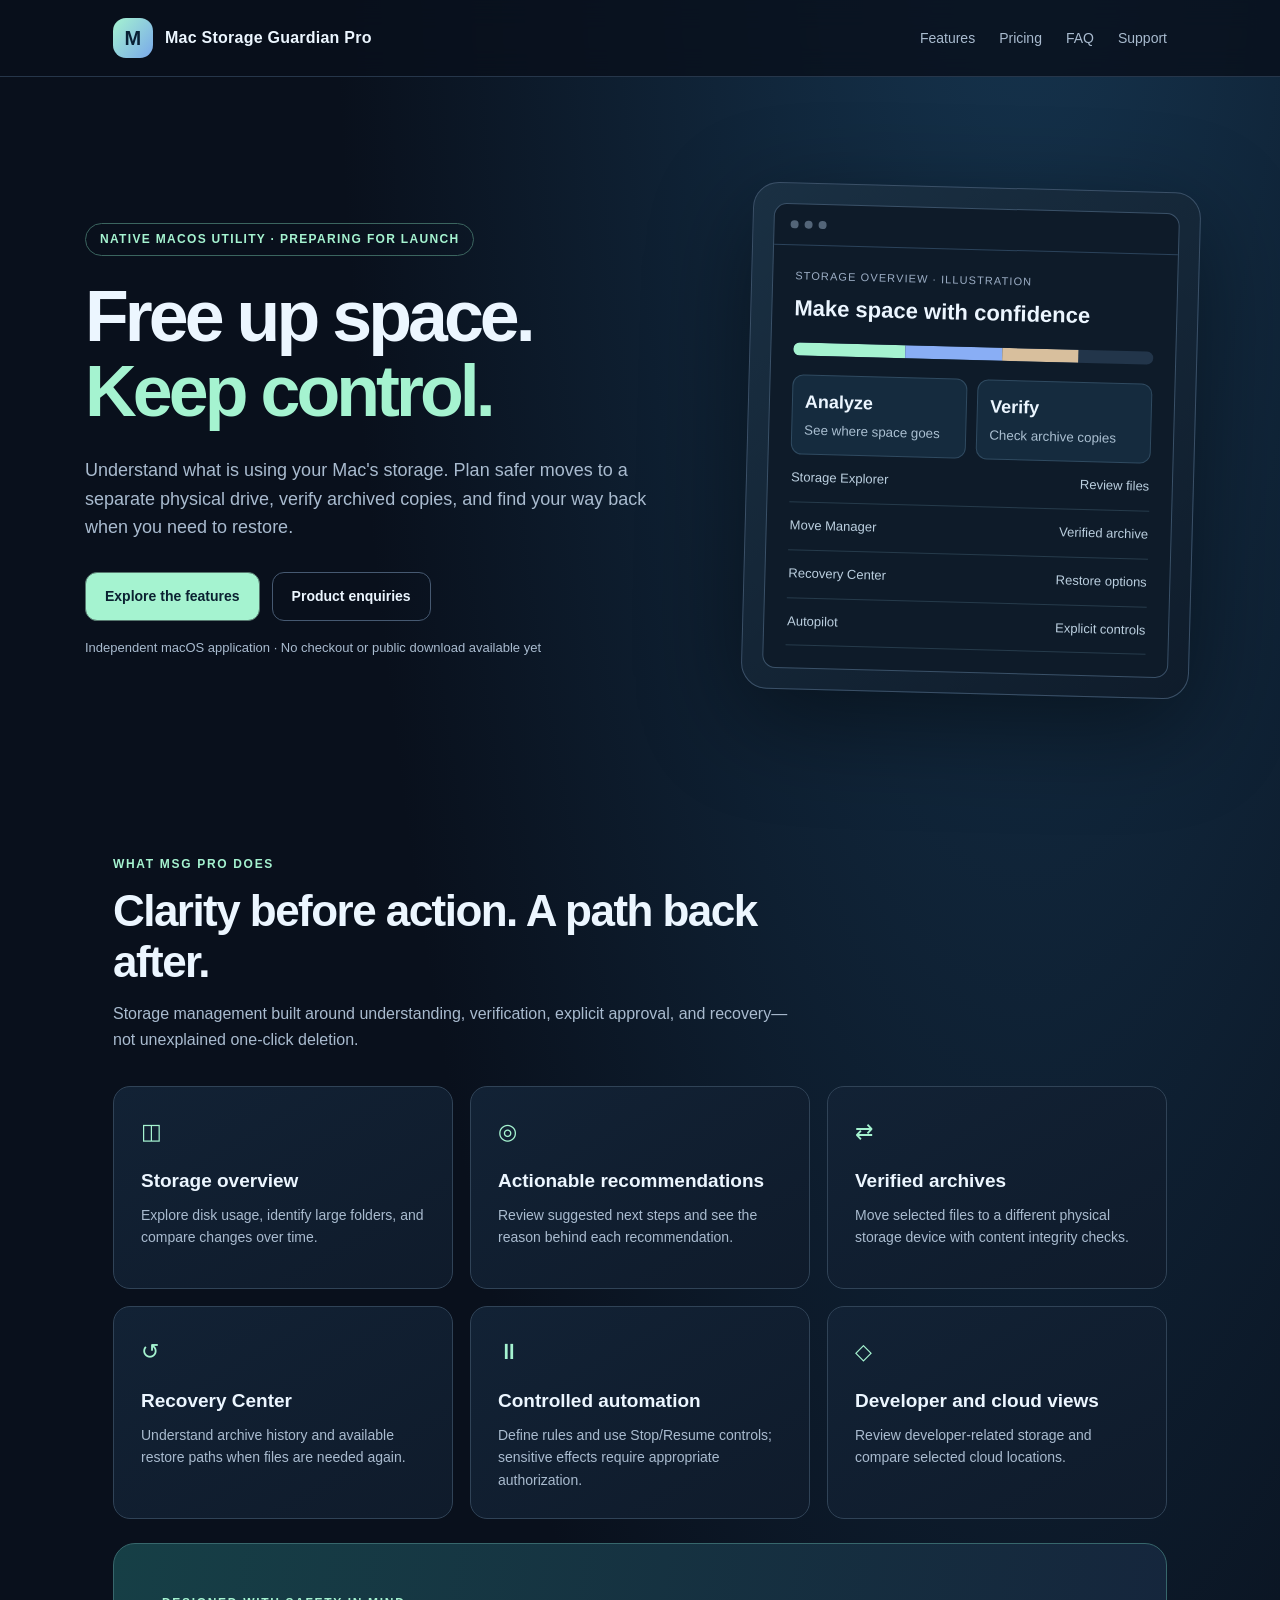
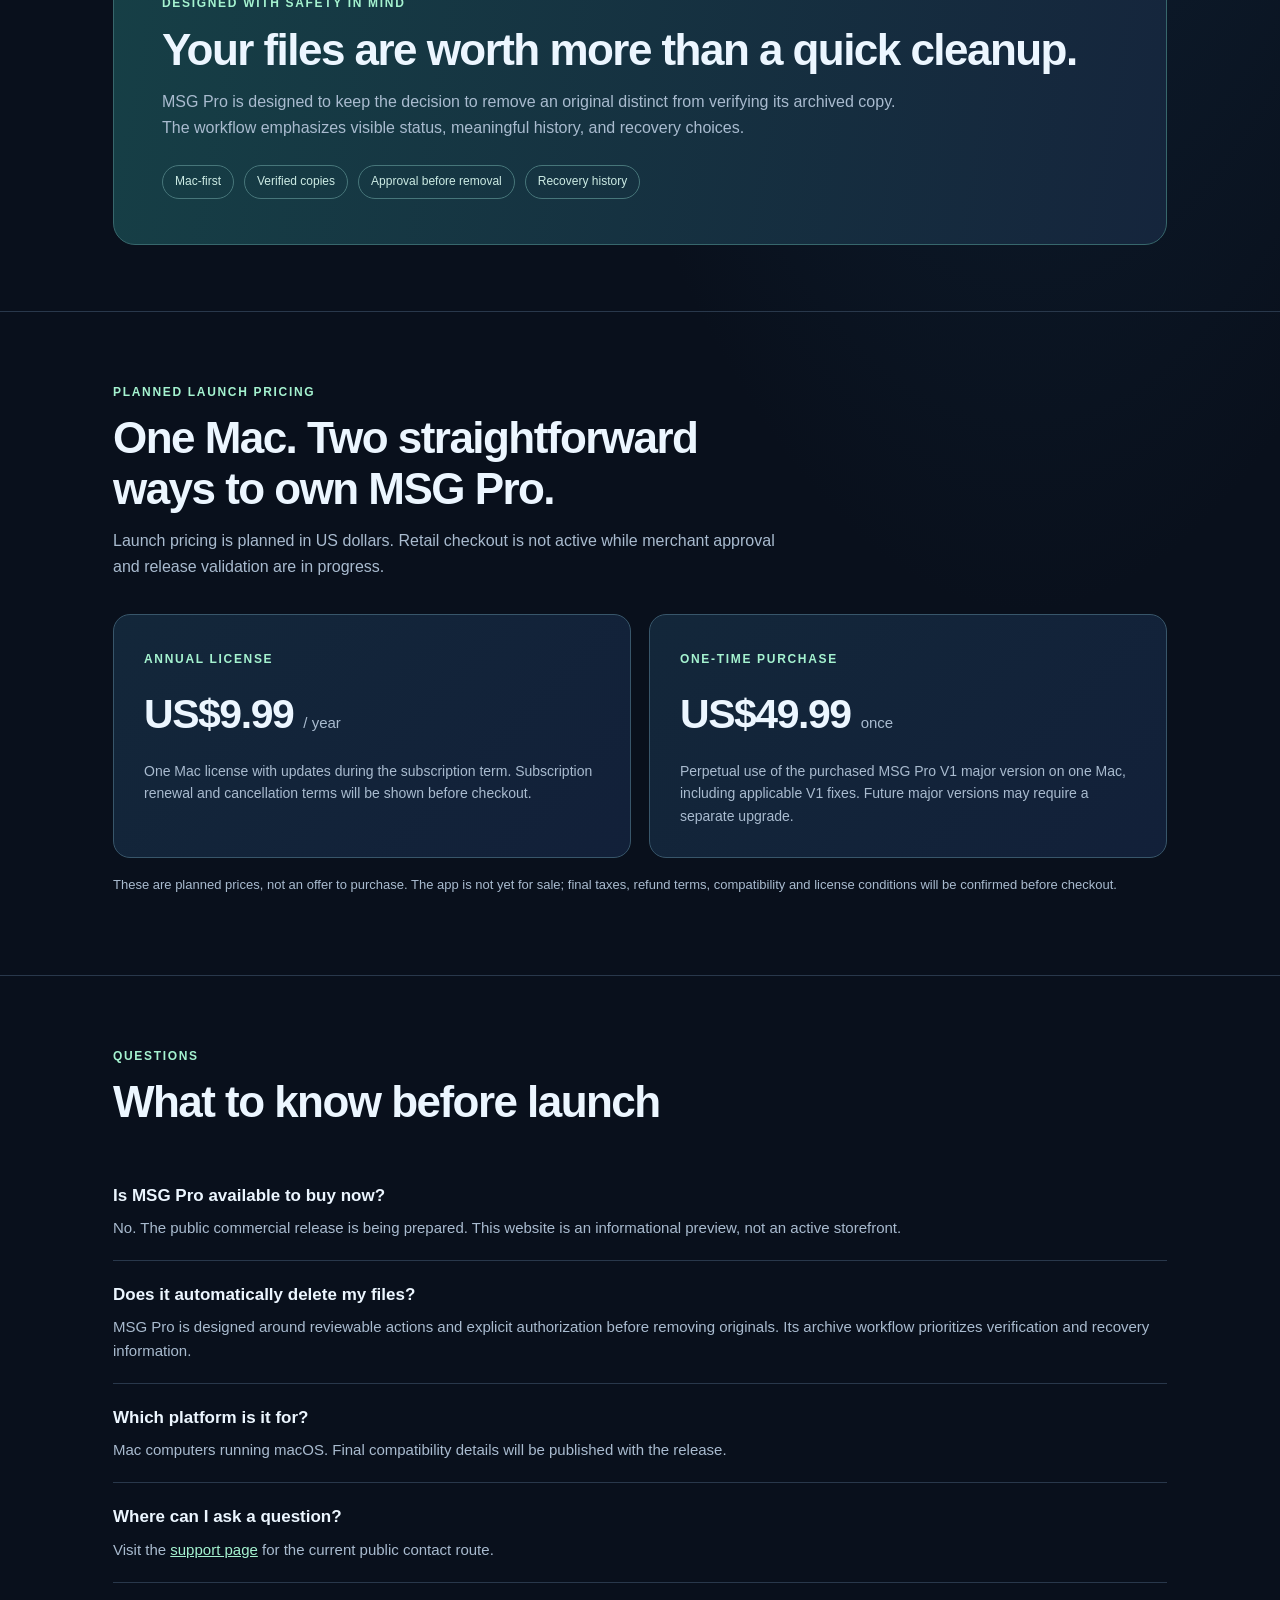
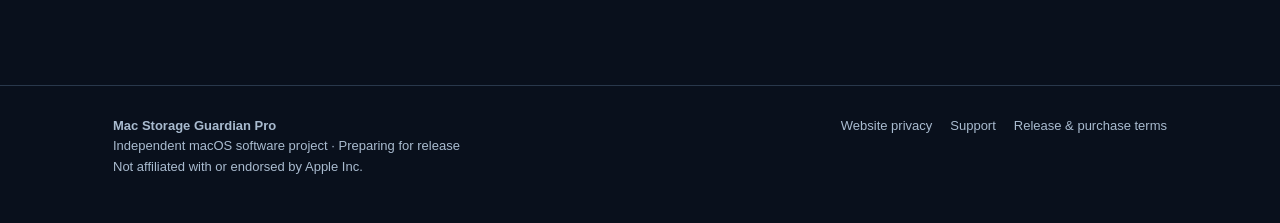
<file: index.html>
<!doctype html>
<html lang="en">
<head><meta charset="utf-8"><meta name="viewport" content="width=device-width,initial-scale=1">
<meta name="description" content="Mac Storage Guardian Pro helps you understand your Mac's storage, prepare verified archives on a separate drive, and restore files with a clear history. Preparing for launch.">
<meta name="theme-color" content="#09101c"><title>Mac Storage Guardian Pro — Take control of your Mac storage</title>
<link rel="canonical" href="https://ewardlee.github.io/msg-pro-site/"><link rel="stylesheet" href="style.css"></head>
<body><header><div class="shell nav"><a class="brand" href="./"><span class="mark">M</span>Mac Storage Guardian Pro</a><nav class="navlinks" aria-label="Site navigation"><a href="#features">Features</a><a href="#pricing">Pricing</a><a href="#questions">FAQ</a><a href="support.html">Support</a></nav></div></header>
<main>
<div class="shell hero"><div><span class="eyebrow">Native macOS utility · Preparing for launch</span>
<h1>Free up space.<br><span class="accent">Keep control.</span></h1>
<p>Understand what is using your Mac's storage. Plan safer moves to a separate physical drive, verify archived copies, and find your way back when you need to restore.</p>
<div class="actions"><a class="btn" href="#features">Explore the features</a><a class="btn secondary" href="support.html">Product enquiries</a></div>
<div class="small">Independent macOS application · No checkout or public download available yet</div></div>
<div class="device" role="img" aria-label="Illustrative storage dashboard, not a screenshot of the application">
<div class="window"><div class="windowhead"><span class="dot"></span><span class="dot"></span><span class="dot"></span></div>
<div class="windowbody"><div class="winlabel">Storage overview · illustration</div><div class="wintitle">Make space with confidence</div>
<div class="meter"><span></span><span></span><span></span></div>
<div class="metricrow"><div class="metric"><b>Analyze</b><small>See where space goes</small></div><div class="metric"><b>Verify</b><small>Check archive copies</small></div></div>
<div class="barrow"><span>Storage Explorer</span><span>Review files</span></div>
<div class="barrow"><span>Move Manager</span><span>Verified archive</span></div>
<div class="barrow"><span>Recovery Center</span><span>Restore options</span></div>
<div class="barrow"><span>Autopilot</span><span>Explicit controls</span></div></div></div></div></div>
<section id="features"><div class="shell"><div class="sectionhead"><span class="kicker">What MSG Pro does</span><h2>Clarity before action. A path back after.</h2><p>Storage management built around understanding, verification, explicit approval, and recovery—not unexplained one-click deletion.</p></div>
<div class="cards">
<article class="card"><div class="symbol" aria-hidden="true">◫</div><h3>Storage overview</h3><p>Explore disk usage, identify large folders, and compare changes over time.</p></article>
<article class="card"><div class="symbol" aria-hidden="true">◎</div><h3>Actionable recommendations</h3><p>Review suggested next steps and see the reason behind each recommendation.</p></article>
<article class="card"><div class="symbol" aria-hidden="true">⇄</div><h3>Verified archives</h3><p>Move selected files to a different physical storage device with content integrity checks.</p></article>
<article class="card"><div class="symbol" aria-hidden="true">↺</div><h3>Recovery Center</h3><p>Understand archive history and available restore paths when files are needed again.</p></article>
<article class="card"><div class="symbol" aria-hidden="true">⏸</div><h3>Controlled automation</h3><p>Define rules and use Stop/Resume controls; sensitive effects require appropriate authorization.</p></article>
<article class="card"><div class="symbol" aria-hidden="true">◇</div><h3>Developer and cloud views</h3><p>Review developer-related storage and compare selected cloud locations.</p></article>
</div>
<div class="callout"><span class="kicker">Designed with safety in mind</span><h2>Your files are worth more than a quick cleanup.</h2><p>MSG Pro is designed to keep the decision to remove an original distinct from verifying its archived copy. The workflow emphasizes visible status, meaningful history, and recovery choices.</p><div class="tags"><span class="tag">Mac-first</span><span class="tag">Verified copies</span><span class="tag">Approval before removal</span><span class="tag">Recovery history</span></div></div>
</div></section>
<section id="pricing" class="pricing-section"><div class="shell"><div class="sectionhead"><span class="kicker">Planned launch pricing</span><h2>One Mac. Two straightforward ways to own MSG Pro.</h2><p>Launch pricing is planned in US dollars. Retail checkout is not active while merchant approval and release validation are in progress.</p></div>
<div class="pricing-grid"><article class="pricing-plan"><span class="kicker">Annual license</span><h3>US$9.99 <small>/ year</small></h3><p>One Mac license with updates during the subscription term. Subscription renewal and cancellation terms will be shown before checkout.</p></article><article class="pricing-plan"><span class="kicker">One-time purchase</span><h3>US$49.99 <small>once</small></h3><p>Perpetual use of the purchased MSG Pro V1 major version on one Mac, including applicable V1 fixes. Future major versions may require a separate upgrade.</p></article></div>
<p class="small">These are planned prices, not an offer to purchase. The app is not yet for sale; final taxes, refund terms, compatibility and license conditions will be confirmed before checkout.</p>
</div></section>
<section id="questions" class="faq"><div class="shell"><div class="sectionhead"><span class="kicker">Questions</span><h2>What to know before launch</h2></div>
<div class="faqitem"><h3>Is MSG Pro available to buy now?</h3><p>No. The public commercial release is being prepared. This website is an informational preview, not an active storefront.</p></div>
<div class="faqitem"><h3>Does it automatically delete my files?</h3><p>MSG Pro is designed around reviewable actions and explicit authorization before removing originals. Its archive workflow prioritizes verification and recovery information.</p></div>
<div class="faqitem"><h3>Which platform is it for?</h3><p>Mac computers running macOS. Final compatibility details will be published with the release.</p></div>
<div class="faqitem"><h3>Where can I ask a question?</h3><p>Visit the <a href="support.html" style="color:var(--accent);text-decoration:underline">support page</a> for the current public contact route.</p></div>
</div></section>
</main>
<footer class="foot"><div class="shell footinner"><div><strong>Mac Storage Guardian Pro</strong><div>Independent macOS software project · Preparing for release<br>Not affiliated with or endorsed by Apple Inc.</div></div><div class="footlinks"><a href="privacy.html">Website privacy</a><a href="support.html">Support</a><a href="terms.html">Release & purchase terms</a></div></div></footer>
</body></html>
</file>
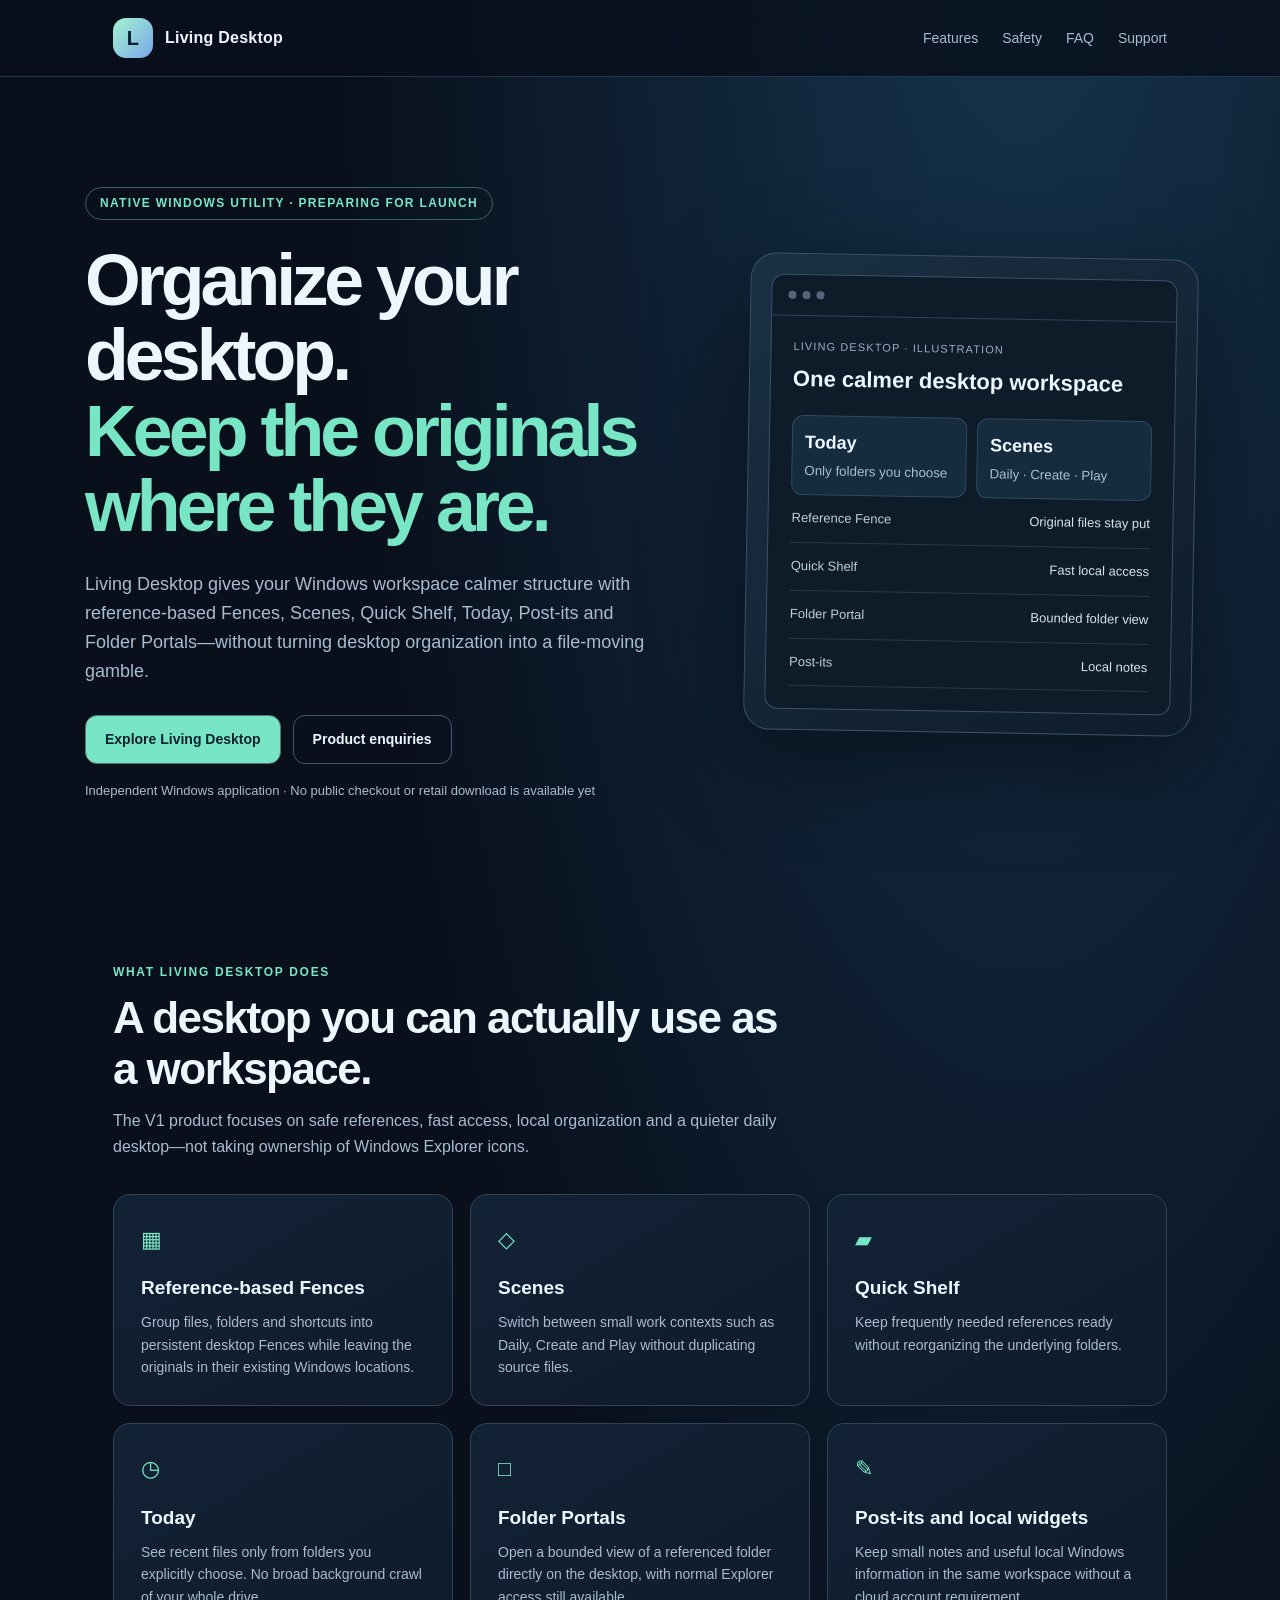
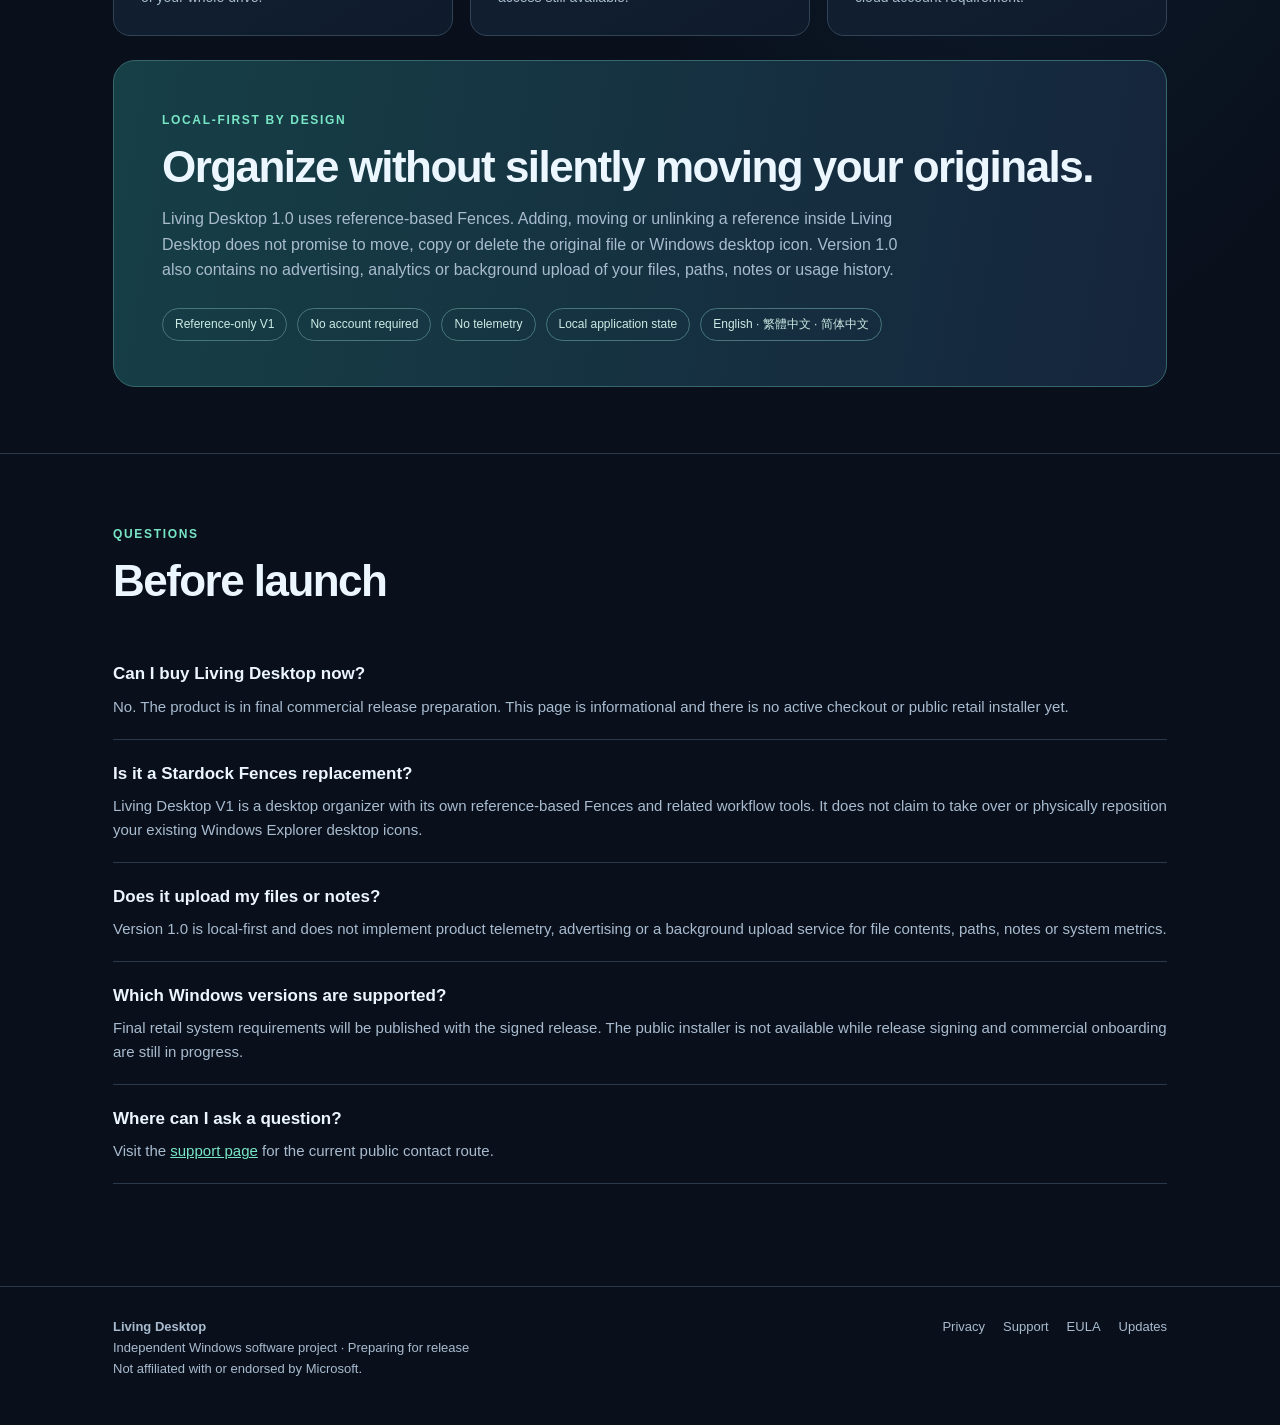
<file: living-desktop/index.html>
<!doctype html>
<html lang="en"><head><meta charset="utf-8"><meta name="viewport" content="width=device-width,initial-scale=1">
<meta name="description" content="Living Desktop is a local-first Windows desktop organizer with reference-based Fences, Scenes, Quick Shelf, Today and Post-its. Preparing for launch.">
<meta name="theme-color" content="#09101c"><title>Living Desktop — Organize your Windows desktop without moving the originals</title>
<link rel="stylesheet" href="style.css"></head><body>
<header><div class="shell nav"><a class="brand" href="./"><span class="mark">L</span>Living Desktop</a><nav class="navlinks" aria-label="Site navigation"><a href="#features">Features</a><a href="#safety">Safety</a><a href="#questions">FAQ</a><a href="support.html">Support</a></nav></div></header>
<main>
<div class="shell hero"><div><span class="eyebrow">Native Windows utility · Preparing for launch</span>
<h1>Organize your desktop.<br><span class="accent">Keep the originals where they are.</span></h1>
<p>Living Desktop gives your Windows workspace calmer structure with reference-based Fences, Scenes, Quick Shelf, Today, Post-its and Folder Portals—without turning desktop organization into a file-moving gamble.</p>
<div class="actions"><a class="btn" href="#features">Explore Living Desktop</a><a class="btn secondary" href="support.html">Product enquiries</a></div>
<div class="small">Independent Windows application · No public checkout or retail download is available yet</div></div>
<div class="device" role="img" aria-label="Illustrative Living Desktop interface">
<div class="window"><div class="windowhead"><span class="dot"></span><span class="dot"></span><span class="dot"></span></div>
<div class="windowbody"><div class="winlabel">Living Desktop · illustration</div><div class="wintitle">One calmer desktop workspace</div>
<div class="metricrow"><div class="metric"><b>Today</b><small>Only folders you choose</small></div><div class="metric"><b>Scenes</b><small>Daily · Create · Play</small></div></div>
<div class="barrow"><span>Reference Fence</span><span>Original files stay put</span></div>
<div class="barrow"><span>Quick Shelf</span><span>Fast local access</span></div>
<div class="barrow"><span>Folder Portal</span><span>Bounded folder view</span></div>
<div class="barrow"><span>Post-its</span><span>Local notes</span></div></div></div></div></div>
<section id="features"><div class="shell"><div class="sectionhead"><span class="kicker">What Living Desktop does</span><h2>A desktop you can actually use as a workspace.</h2><p>The V1 product focuses on safe references, fast access, local organization and a quieter daily desktop—not taking ownership of Windows Explorer icons.</p></div>
<div class="cards">
<article class="card"><div class="symbol">▦</div><h3>Reference-based Fences</h3><p>Group files, folders and shortcuts into persistent desktop Fences while leaving the originals in their existing Windows locations.</p></article>
<article class="card"><div class="symbol">◇</div><h3>Scenes</h3><p>Switch between small work contexts such as Daily, Create and Play without duplicating source files.</p></article>
<article class="card"><div class="symbol">▰</div><h3>Quick Shelf</h3><p>Keep frequently needed references ready without reorganizing the underlying folders.</p></article>
<article class="card"><div class="symbol">◷</div><h3>Today</h3><p>See recent files only from folders you explicitly choose. No broad background crawl of your whole drive.</p></article>
<article class="card"><div class="symbol">□</div><h3>Folder Portals</h3><p>Open a bounded view of a referenced folder directly on the desktop, with normal Explorer access still available.</p></article>
<article class="card"><div class="symbol">✎</div><h3>Post-its and local widgets</h3><p>Keep small notes and useful local Windows information in the same workspace without a cloud account requirement.</p></article>
</div>
<div id="safety" class="callout"><span class="kicker">Local-first by design</span><h2>Organize without silently moving your originals.</h2><p>Living Desktop 1.0 uses reference-based Fences. Adding, moving or unlinking a reference inside Living Desktop does not promise to move, copy or delete the original file or Windows desktop icon. Version 1.0 also contains no advertising, analytics or background upload of your files, paths, notes or usage history.</p>
<div class="tags"><span class="tag">Reference-only V1</span><span class="tag">No account required</span><span class="tag">No telemetry</span><span class="tag">Local application state</span><span class="tag">English · 繁體中文 · 简体中文</span></div></div>
</div></section>
<section id="questions" class="faq"><div class="shell"><div class="sectionhead"><span class="kicker">Questions</span><h2>Before launch</h2></div>
<div class="faqitem"><h3>Can I buy Living Desktop now?</h3><p>No. The product is in final commercial release preparation. This page is informational and there is no active checkout or public retail installer yet.</p></div>
<div class="faqitem"><h3>Is it a Stardock Fences replacement?</h3><p>Living Desktop V1 is a desktop organizer with its own reference-based Fences and related workflow tools. It does not claim to take over or physically reposition your existing Windows Explorer desktop icons.</p></div>
<div class="faqitem"><h3>Does it upload my files or notes?</h3><p>Version 1.0 is local-first and does not implement product telemetry, advertising or a background upload service for file contents, paths, notes or system metrics.</p></div>
<div class="faqitem"><h3>Which Windows versions are supported?</h3><p>Final retail system requirements will be published with the signed release. The public installer is not available while release signing and commercial onboarding are still in progress.</p></div>
<div class="faqitem"><h3>Where can I ask a question?</h3><p>Visit the <a href="support.html" style="color:var(--accent);text-decoration:underline">support page</a> for the current public contact route.</p></div>
</div></section></main>
<footer class="foot"><div class="shell footinner"><div><strong>Living Desktop</strong><div>Independent Windows software project · Preparing for release<br>Not affiliated with or endorsed by Microsoft.</div></div><div class="footlinks"><a href="privacy.html">Privacy</a><a href="support.html">Support</a><a href="terms.html">EULA</a><a href="updates.html">Updates</a></div></div></footer>
</body></html>
</file>
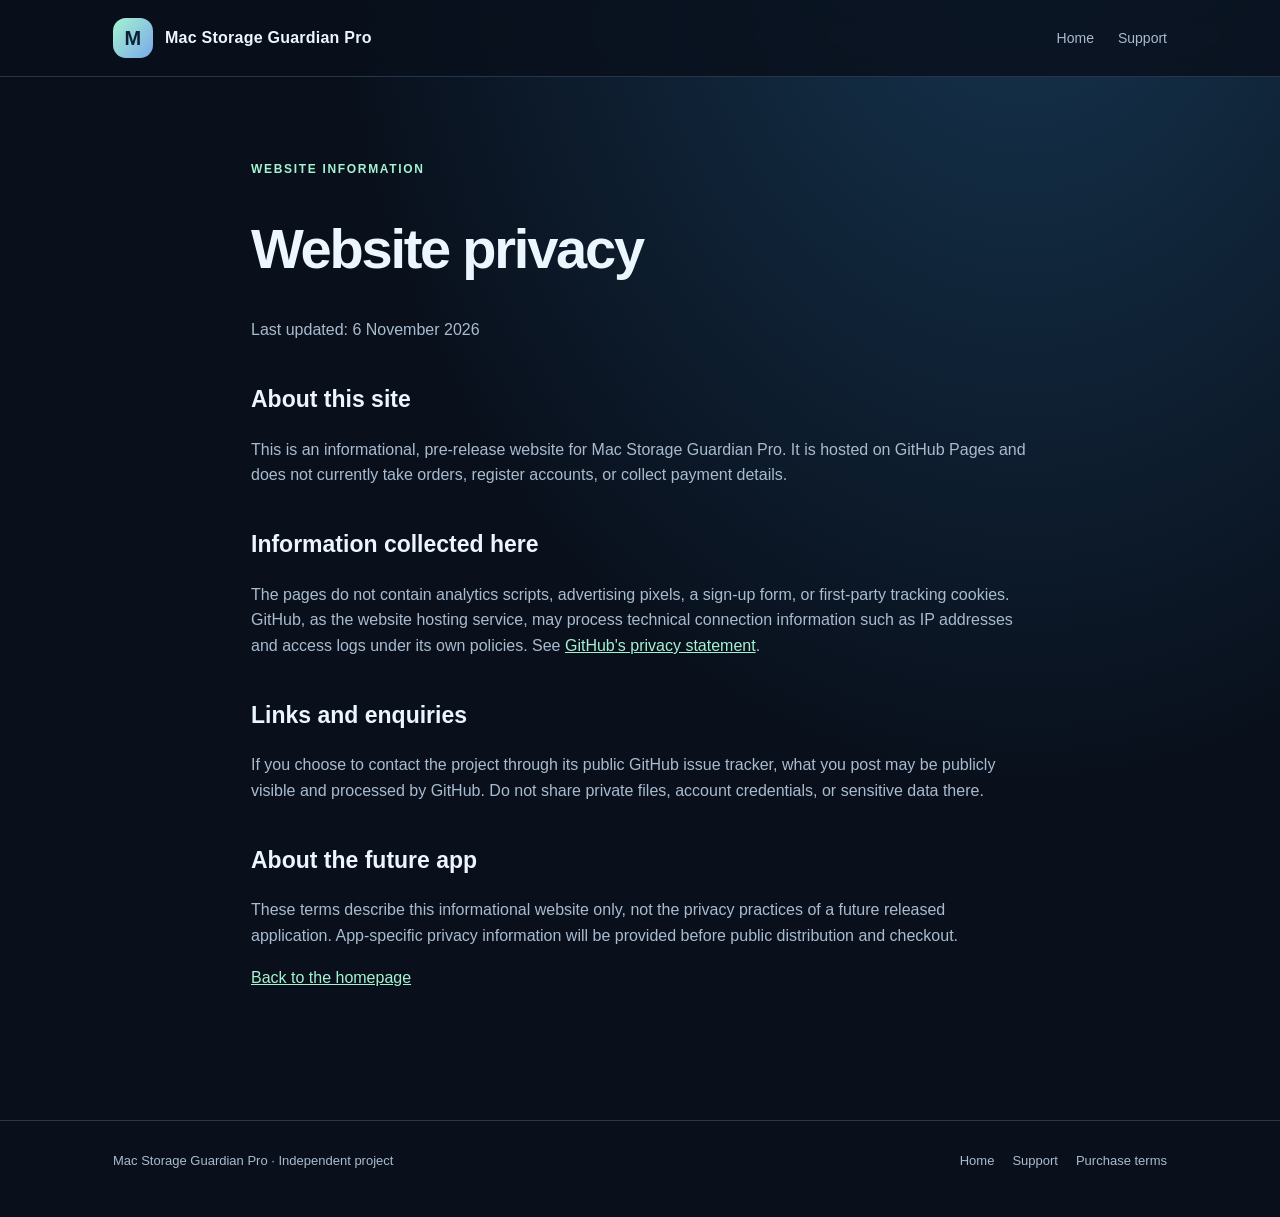
<file: privacy.html>
<!doctype html><html lang="en"><head><meta charset="utf-8"><meta name="viewport" content="width=device-width,initial-scale=1"><title>Website privacy — Mac Storage Guardian Pro</title><link rel="stylesheet" href="style.css"></head><body>
<header><div class="shell nav"><a class="brand" href="./"><span class="mark">M</span>Mac Storage Guardian Pro</a><nav class="navlinks"><a href="./">Home</a><a href="support.html">Support</a></nav></div></header>
<main class="article"><span class="kicker">Website information</span><h1>Website privacy</h1><p>Last updated: 6 November 2026</p>
<h2>About this site</h2><p>This is an informational, pre-release website for Mac Storage Guardian Pro. It is hosted on GitHub Pages and does not currently take orders, register accounts, or collect payment details.</p>
<h2>Information collected here</h2><p>The pages do not contain analytics scripts, advertising pixels, a sign-up form, or first-party tracking cookies. GitHub, as the website hosting service, may process technical connection information such as IP addresses and access logs under its own policies. See <a href="https://docs.github.com/en/site-policy/privacy-policies/github-general-privacy-statement">GitHub's privacy statement</a>.</p>
<h2>Links and enquiries</h2><p>If you choose to contact the project through its public GitHub issue tracker, what you post may be publicly visible and processed by GitHub. Do not share private files, account credentials, or sensitive data there.</p>
<h2>About the future app</h2><p>These terms describe this informational website only, not the privacy practices of a future released application. App-specific privacy information will be provided before public distribution and checkout.</p><p><a href="./">Back to the homepage</a></p></main>
<footer class="foot"><div class="shell footinner"><span>Mac Storage Guardian Pro · Independent project</span><div class="footlinks"><a href="./">Home</a><a href="support.html">Support</a><a href="terms.html">Purchase terms</a></div></div></footer></body></html>
</file>
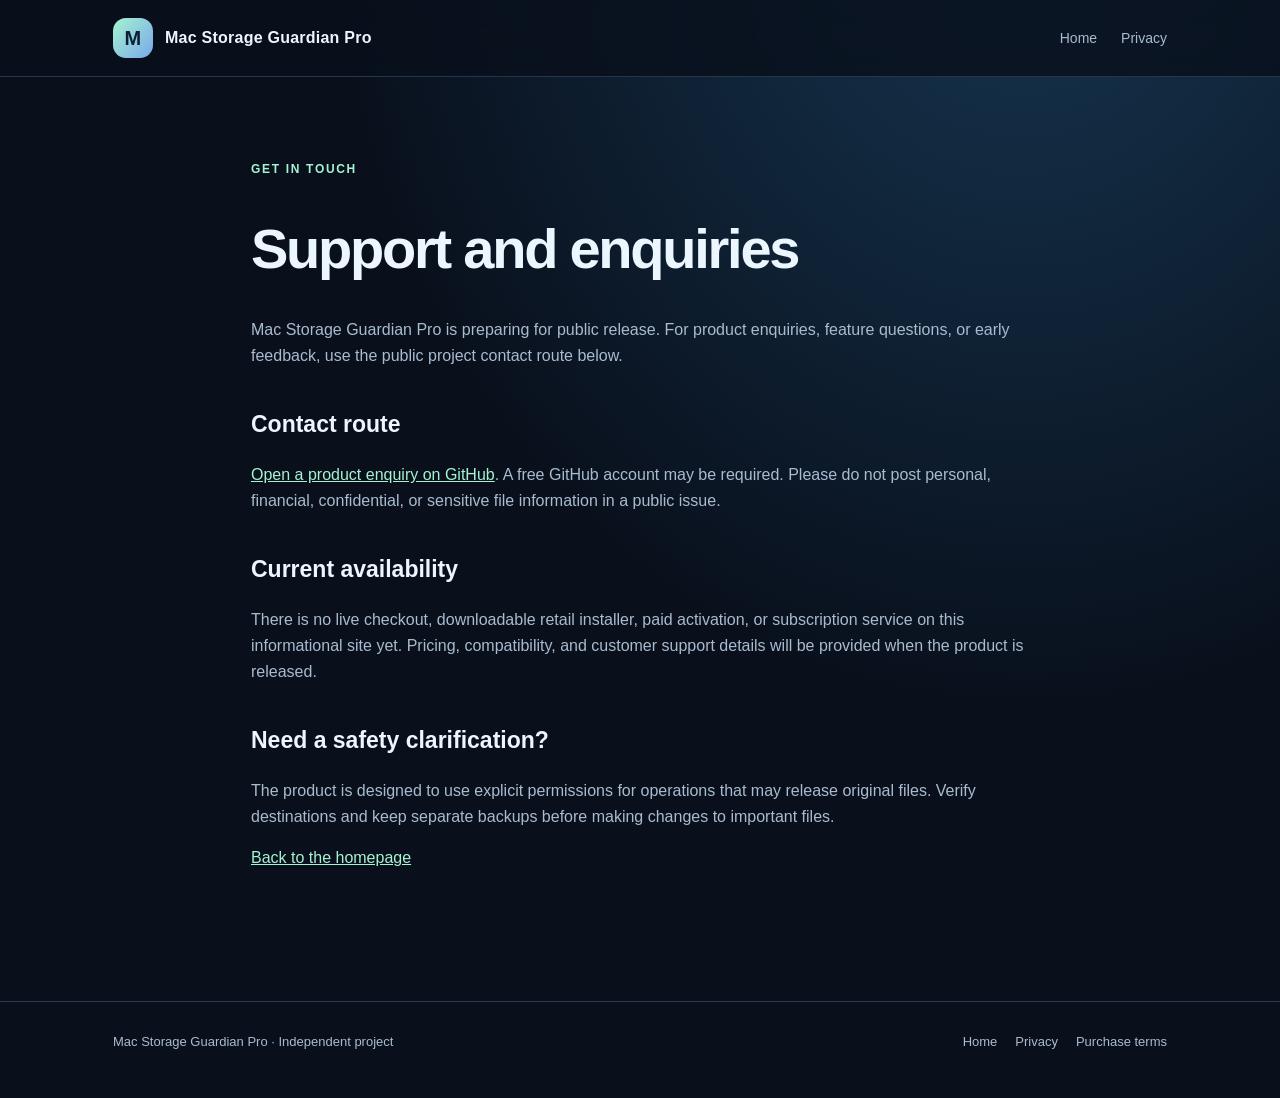
<file: support.html>
<!doctype html><html lang="en"><head><meta charset="utf-8"><meta name="viewport" content="width=device-width,initial-scale=1"><title>Support — Mac Storage Guardian Pro</title><link rel="stylesheet" href="style.css"></head><body>
<header><div class="shell nav"><a class="brand" href="./"><span class="mark">M</span>Mac Storage Guardian Pro</a><nav class="navlinks"><a href="./">Home</a><a href="privacy.html">Privacy</a></nav></div></header>
<main class="article"><span class="kicker">Get in touch</span><h1>Support and enquiries</h1><p>Mac Storage Guardian Pro is preparing for public release. For product enquiries, feature questions, or early feedback, use the public project contact route below.</p>
<h2>Contact route</h2><p><a href="https://github.com/ewardlee/msg-pro-site/issues/new">Open a product enquiry on GitHub</a>. A free GitHub account may be required. Please do not post personal, financial, confidential, or sensitive file information in a public issue.</p>
<h2>Current availability</h2><p>There is no live checkout, downloadable retail installer, paid activation, or subscription service on this informational site yet. Pricing, compatibility, and customer support details will be provided when the product is released.</p>
<h2>Need a safety clarification?</h2><p>The product is designed to use explicit permissions for operations that may release original files. Verify destinations and keep separate backups before making changes to important files.</p><p><a href="./">Back to the homepage</a></p></main>
<footer class="foot"><div class="shell footinner"><span>Mac Storage Guardian Pro · Independent project</span><div class="footlinks"><a href="./">Home</a><a href="privacy.html">Privacy</a><a href="terms.html">Purchase terms</a></div></div></footer></body></html>
</file>
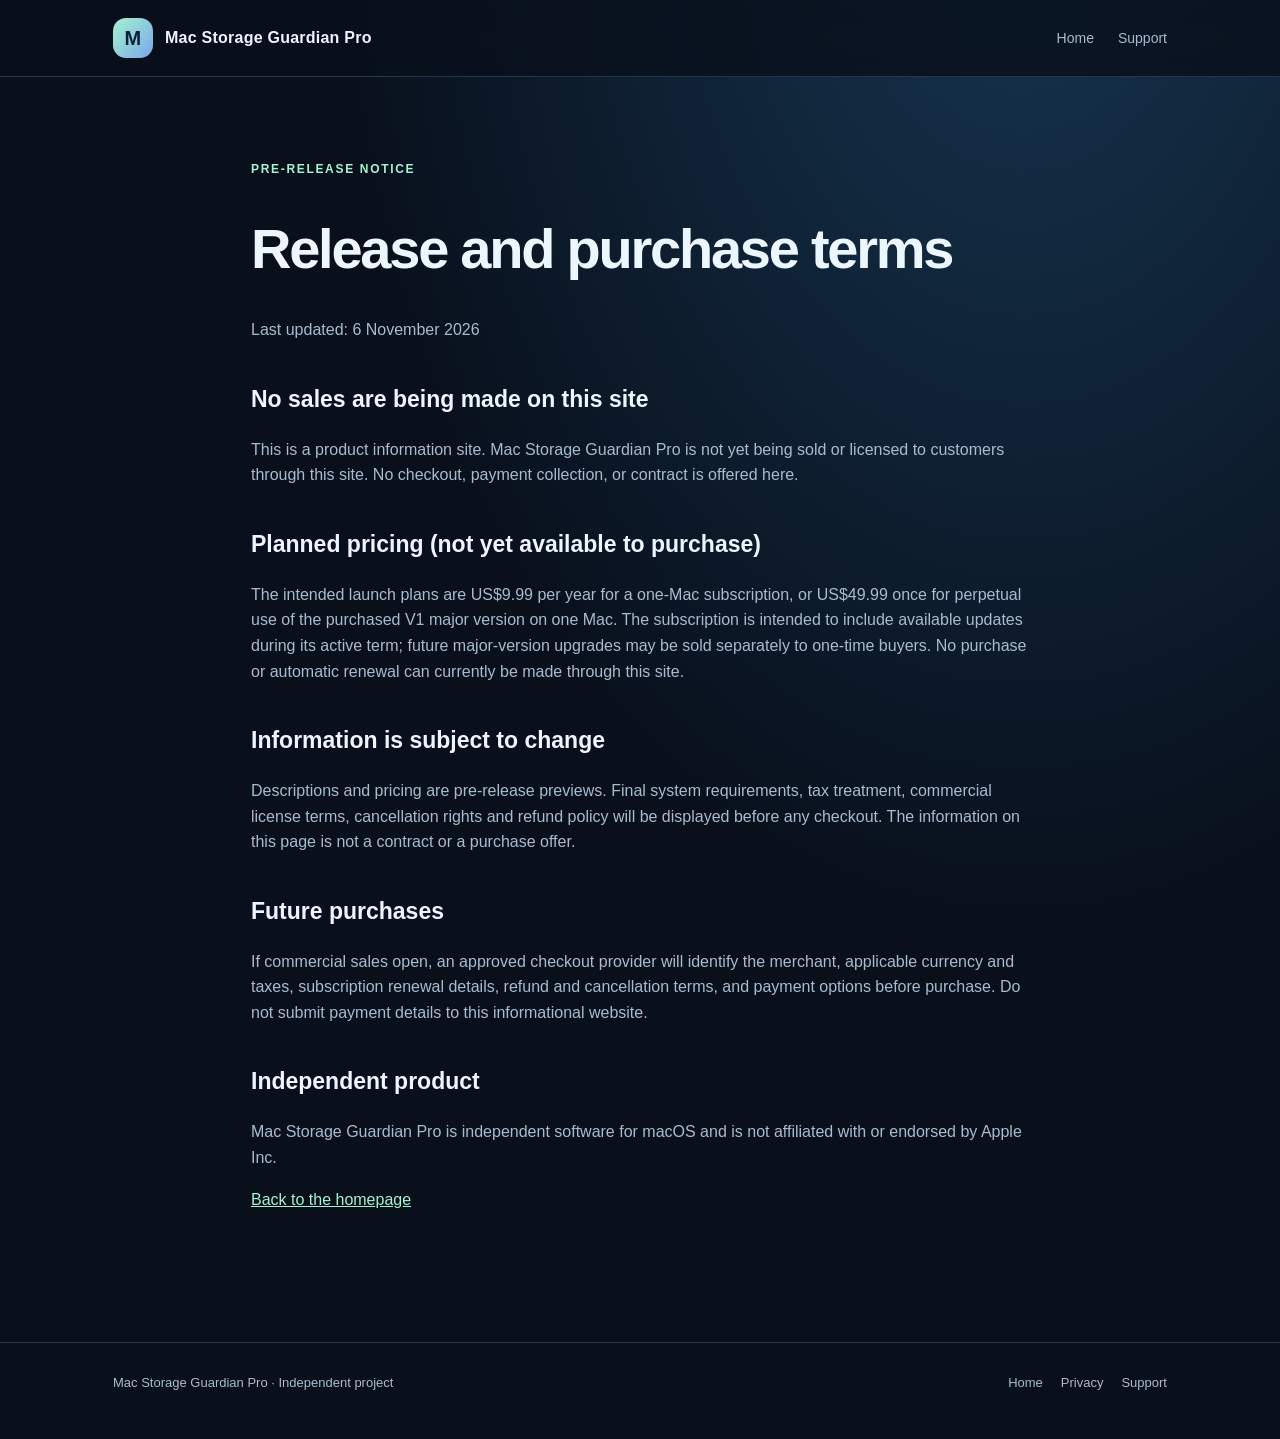
<file: terms.html>
<!doctype html><html lang="en"><head><meta charset="utf-8"><meta name="viewport" content="width=device-width,initial-scale=1"><title>Release and purchase status — Mac Storage Guardian Pro</title><link rel="stylesheet" href="style.css"></head><body>
<header><div class="shell nav"><a class="brand" href="./"><span class="mark">M</span>Mac Storage Guardian Pro</a><nav class="navlinks"><a href="./">Home</a><a href="support.html">Support</a></nav></div></header>
<main class="article"><span class="kicker">Pre-release notice</span><h1>Release and purchase terms</h1><p>Last updated: 6 November 2026</p>
<h2>No sales are being made on this site</h2><p>This is a product information site. Mac Storage Guardian Pro is not yet being sold or licensed to customers through this site. No checkout, payment collection, or contract is offered here.</p>
<h2>Planned pricing (not yet available to purchase)</h2><p>The intended launch plans are US$9.99 per year for a one-Mac subscription, or US$49.99 once for perpetual use of the purchased V1 major version on one Mac. The subscription is intended to include available updates during its active term; future major-version upgrades may be sold separately to one-time buyers. No purchase or automatic renewal can currently be made through this site.</p>
<h2>Information is subject to change</h2><p>Descriptions and pricing are pre-release previews. Final system requirements, tax treatment, commercial license terms, cancellation rights and refund policy will be displayed before any checkout. The information on this page is not a contract or a purchase offer.</p>
<h2>Future purchases</h2><p>If commercial sales open, an approved checkout provider will identify the merchant, applicable currency and taxes, subscription renewal details, refund and cancellation terms, and payment options before purchase. Do not submit payment details to this informational website.</p>
<h2>Independent product</h2><p>Mac Storage Guardian Pro is independent software for macOS and is not affiliated with or endorsed by Apple Inc.</p><p><a href="./">Back to the homepage</a></p></main>
<footer class="foot"><div class="shell footinner"><span>Mac Storage Guardian Pro · Independent project</span><div class="footlinks"><a href="./">Home</a><a href="privacy.html">Privacy</a><a href="support.html">Support</a></div></div></footer></body></html>
</file>
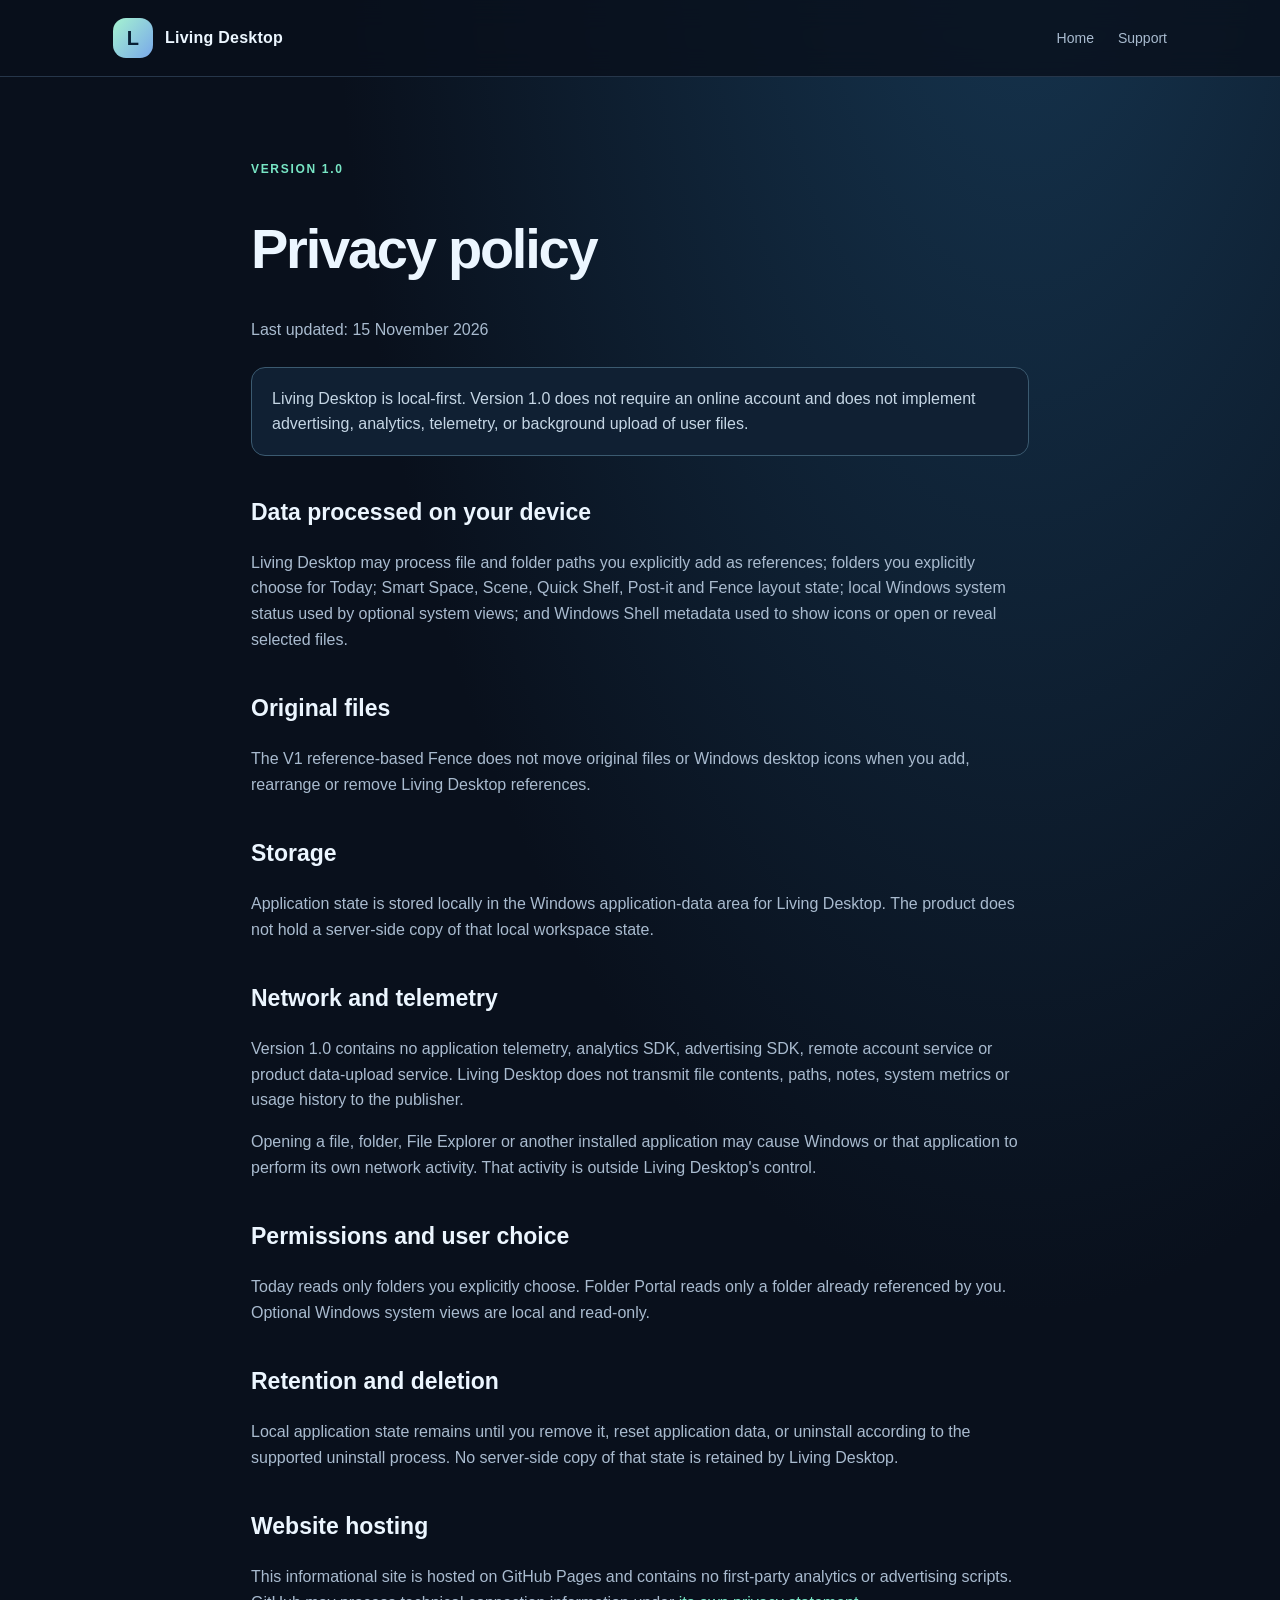
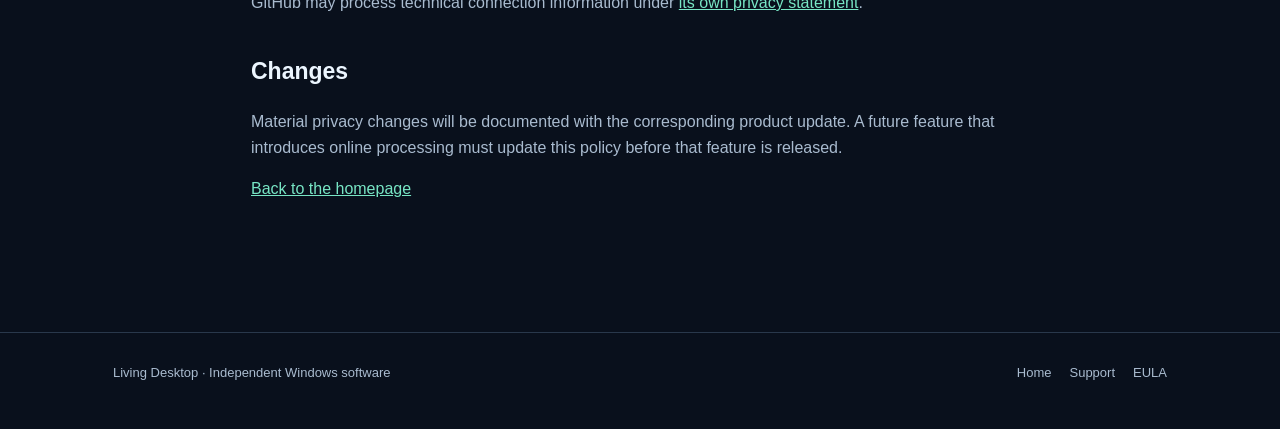
<file: living-desktop/privacy.html>
<!doctype html><html lang="en"><head><meta charset="utf-8"><meta name="viewport" content="width=device-width,initial-scale=1"><title>Privacy — Living Desktop</title><link rel="stylesheet" href="style.css"></head><body>
<header><div class="shell nav"><a class="brand" href="./"><span class="mark">L</span>Living Desktop</a><nav class="navlinks"><a href="./">Home</a><a href="support.html">Support</a></nav></div></header>
<main class="article"><span class="kicker">Version 1.0</span><h1>Privacy policy</h1><p>Last updated: 15 November 2026</p>
<div class="notice">Living Desktop is local-first. Version 1.0 does not require an online account and does not implement advertising, analytics, telemetry, or background upload of user files.</div>
<h2>Data processed on your device</h2><p>Living Desktop may process file and folder paths you explicitly add as references; folders you explicitly choose for Today; Smart Space, Scene, Quick Shelf, Post-it and Fence layout state; local Windows system status used by optional system views; and Windows Shell metadata used to show icons or open or reveal selected files.</p>
<h2>Original files</h2><p>The V1 reference-based Fence does not move original files or Windows desktop icons when you add, rearrange or remove Living Desktop references.</p>
<h2>Storage</h2><p>Application state is stored locally in the Windows application-data area for Living Desktop. The product does not hold a server-side copy of that local workspace state.</p>
<h2>Network and telemetry</h2><p>Version 1.0 contains no application telemetry, analytics SDK, advertising SDK, remote account service or product data-upload service. Living Desktop does not transmit file contents, paths, notes, system metrics or usage history to the publisher.</p><p>Opening a file, folder, File Explorer or another installed application may cause Windows or that application to perform its own network activity. That activity is outside Living Desktop's control.</p>
<h2>Permissions and user choice</h2><p>Today reads only folders you explicitly choose. Folder Portal reads only a folder already referenced by you. Optional Windows system views are local and read-only.</p>
<h2>Retention and deletion</h2><p>Local application state remains until you remove it, reset application data, or uninstall according to the supported uninstall process. No server-side copy of that state is retained by Living Desktop.</p>
<h2>Website hosting</h2><p>This informational site is hosted on GitHub Pages and contains no first-party analytics or advertising scripts. GitHub may process technical connection information under <a href="https://docs.github.com/en/site-policy/privacy-policies/github-general-privacy-statement">its own privacy statement</a>.</p>
<h2>Changes</h2><p>Material privacy changes will be documented with the corresponding product update. A future feature that introduces online processing must update this policy before that feature is released.</p>
<p><a href="./">Back to the homepage</a></p></main>
<footer class="foot"><div class="shell footinner"><span>Living Desktop · Independent Windows software</span><div class="footlinks"><a href="./">Home</a><a href="support.html">Support</a><a href="terms.html">EULA</a></div></div></footer></body></html>
</file>
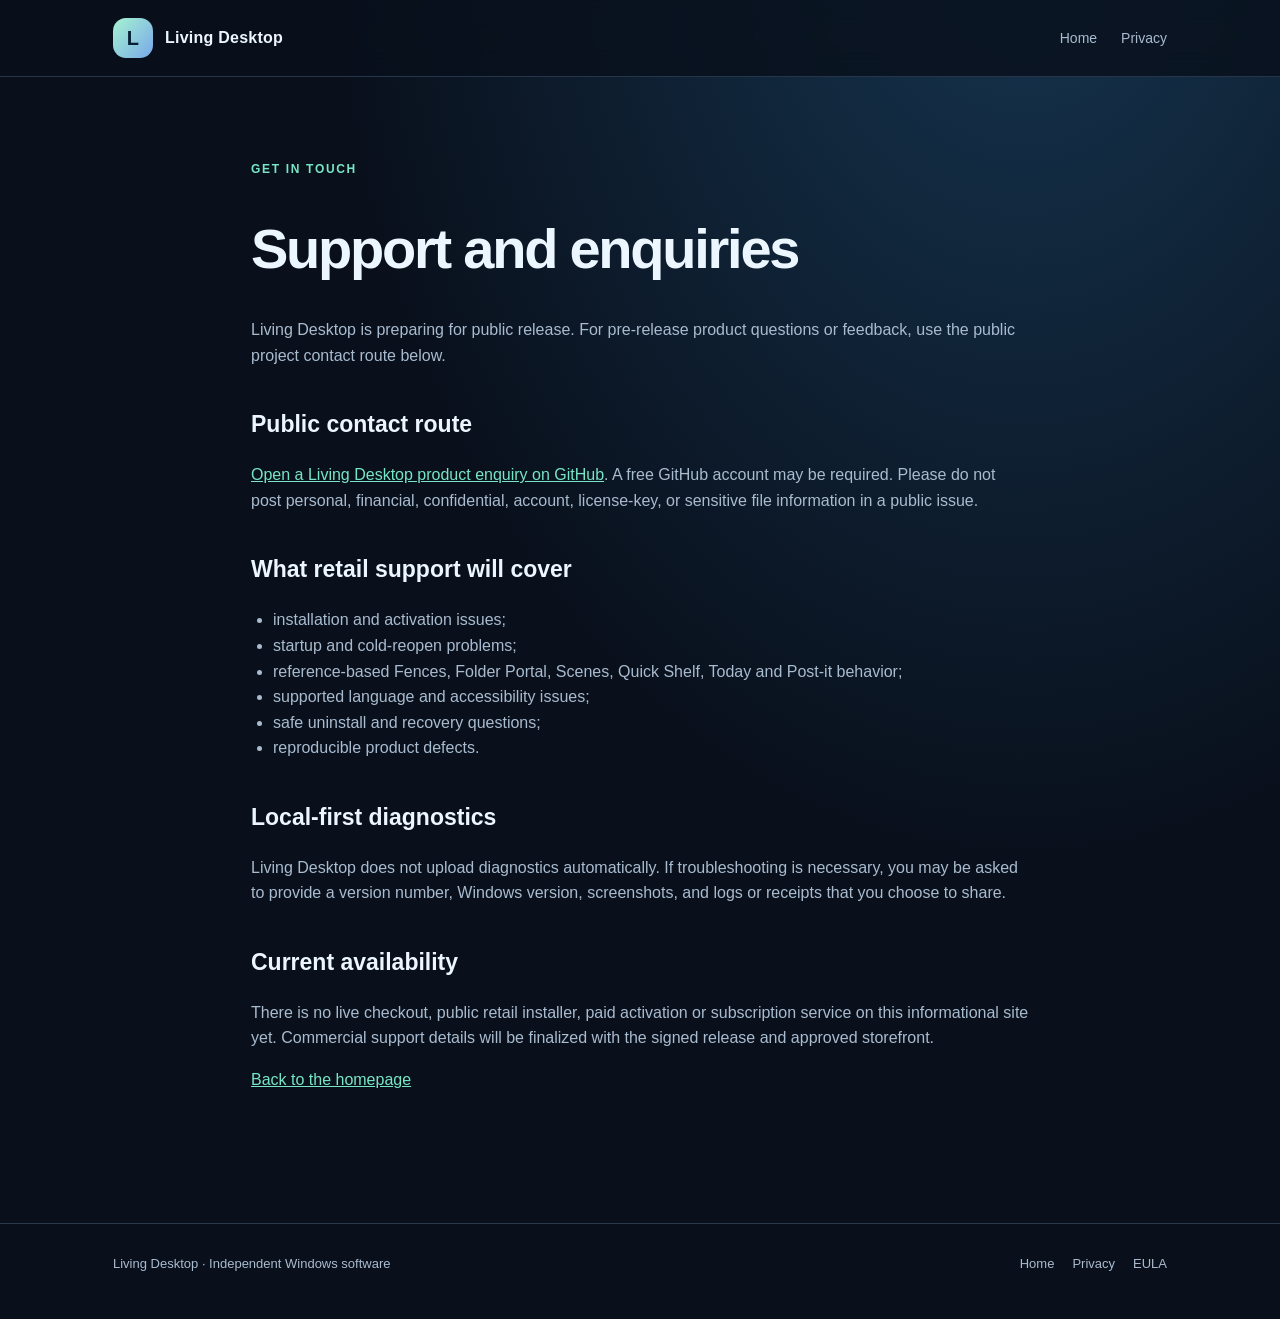
<file: living-desktop/support.html>
<!doctype html><html lang="en"><head><meta charset="utf-8"><meta name="viewport" content="width=device-width,initial-scale=1"><title>Support — Living Desktop</title><link rel="stylesheet" href="style.css"></head><body>
<header><div class="shell nav"><a class="brand" href="./"><span class="mark">L</span>Living Desktop</a><nav class="navlinks"><a href="./">Home</a><a href="privacy.html">Privacy</a></nav></div></header>
<main class="article"><span class="kicker">Get in touch</span><h1>Support and enquiries</h1><p>Living Desktop is preparing for public release. For pre-release product questions or feedback, use the public project contact route below.</p>
<h2>Public contact route</h2><p><a href="https://github.com/ewardlee/msg-pro-site/issues/new?title=Living%20Desktop%20enquiry%3A%20">Open a Living Desktop product enquiry on GitHub</a>. A free GitHub account may be required. Please do not post personal, financial, confidential, account, license-key, or sensitive file information in a public issue.</p>
<h2>What retail support will cover</h2><ul><li>installation and activation issues;</li><li>startup and cold-reopen problems;</li><li>reference-based Fences, Folder Portal, Scenes, Quick Shelf, Today and Post-it behavior;</li><li>supported language and accessibility issues;</li><li>safe uninstall and recovery questions;</li><li>reproducible product defects.</li></ul>
<h2>Local-first diagnostics</h2><p>Living Desktop does not upload diagnostics automatically. If troubleshooting is necessary, you may be asked to provide a version number, Windows version, screenshots, and logs or receipts that you choose to share.</p>
<h2>Current availability</h2><p>There is no live checkout, public retail installer, paid activation or subscription service on this informational site yet. Commercial support details will be finalized with the signed release and approved storefront.</p>
<p><a href="./">Back to the homepage</a></p></main>
<footer class="foot"><div class="shell footinner"><span>Living Desktop · Independent Windows software</span><div class="footlinks"><a href="./">Home</a><a href="privacy.html">Privacy</a><a href="terms.html">EULA</a></div></div></footer></body></html>
</file>
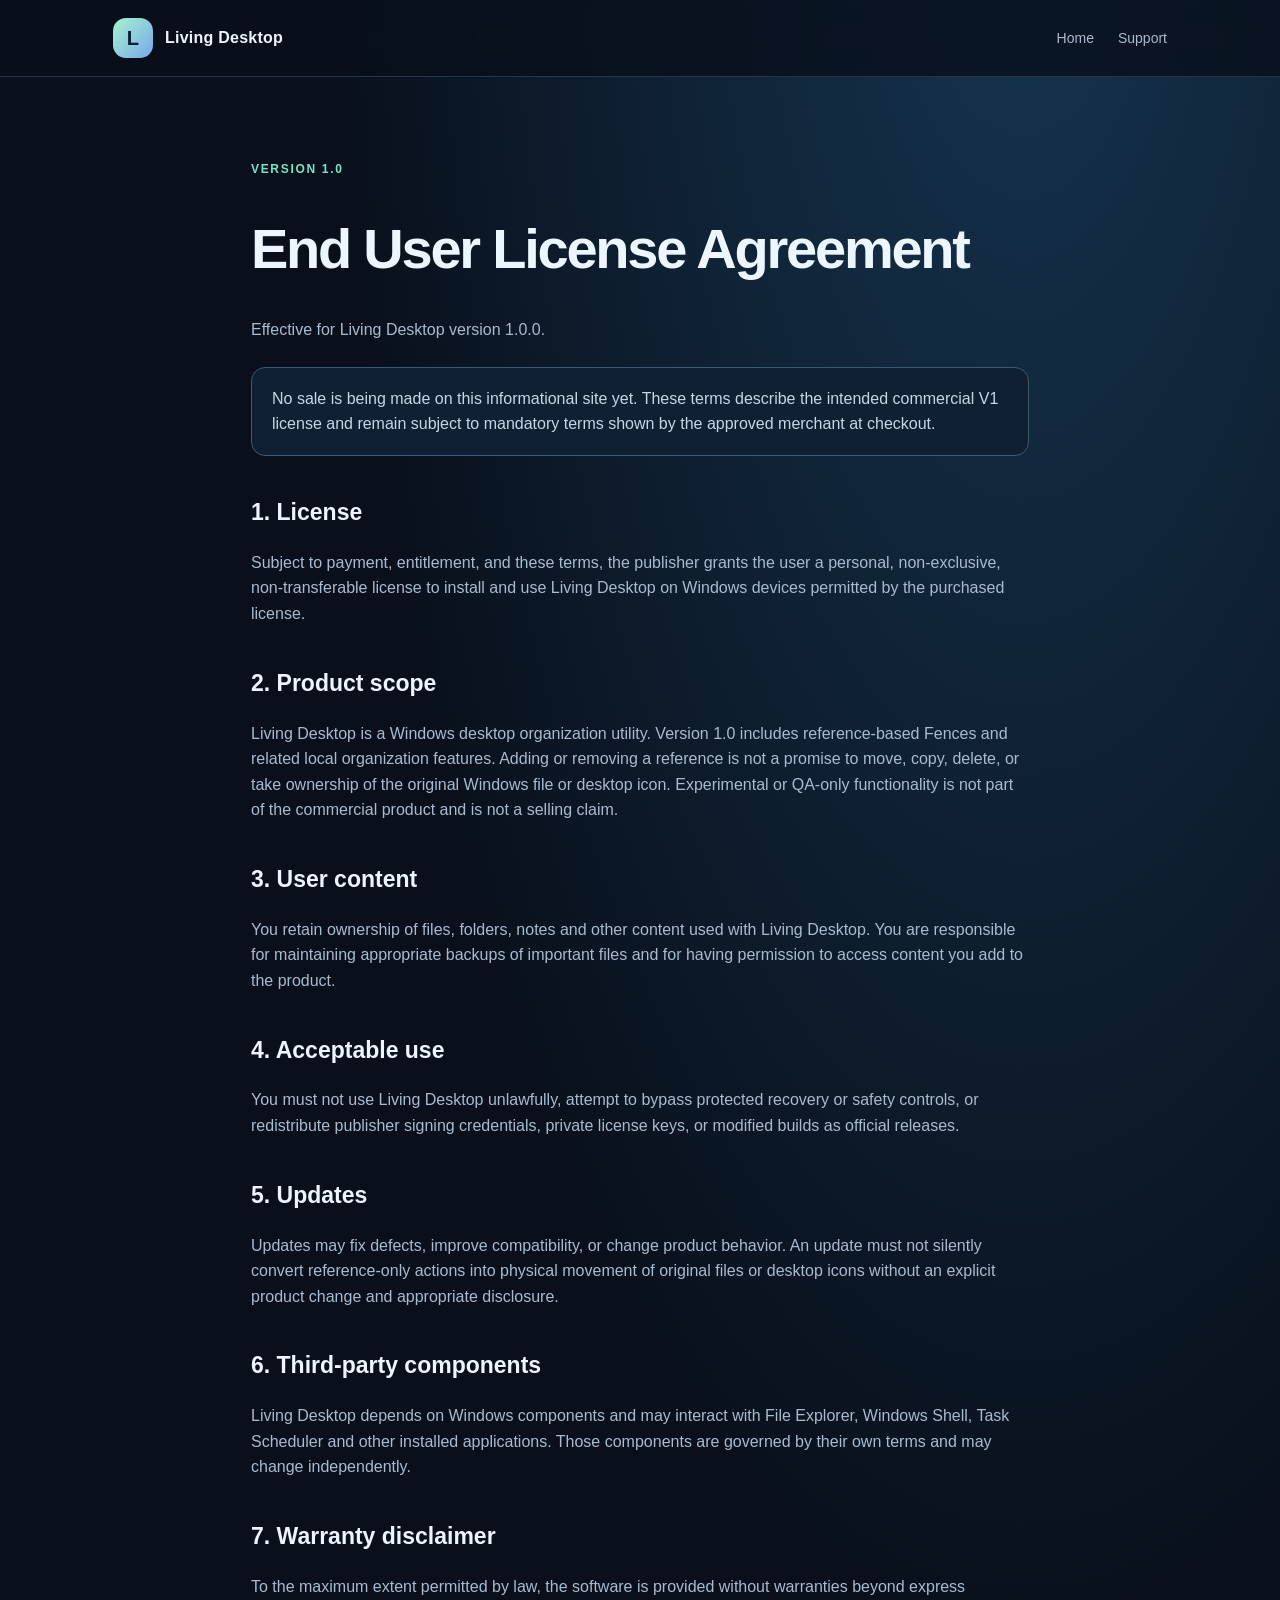
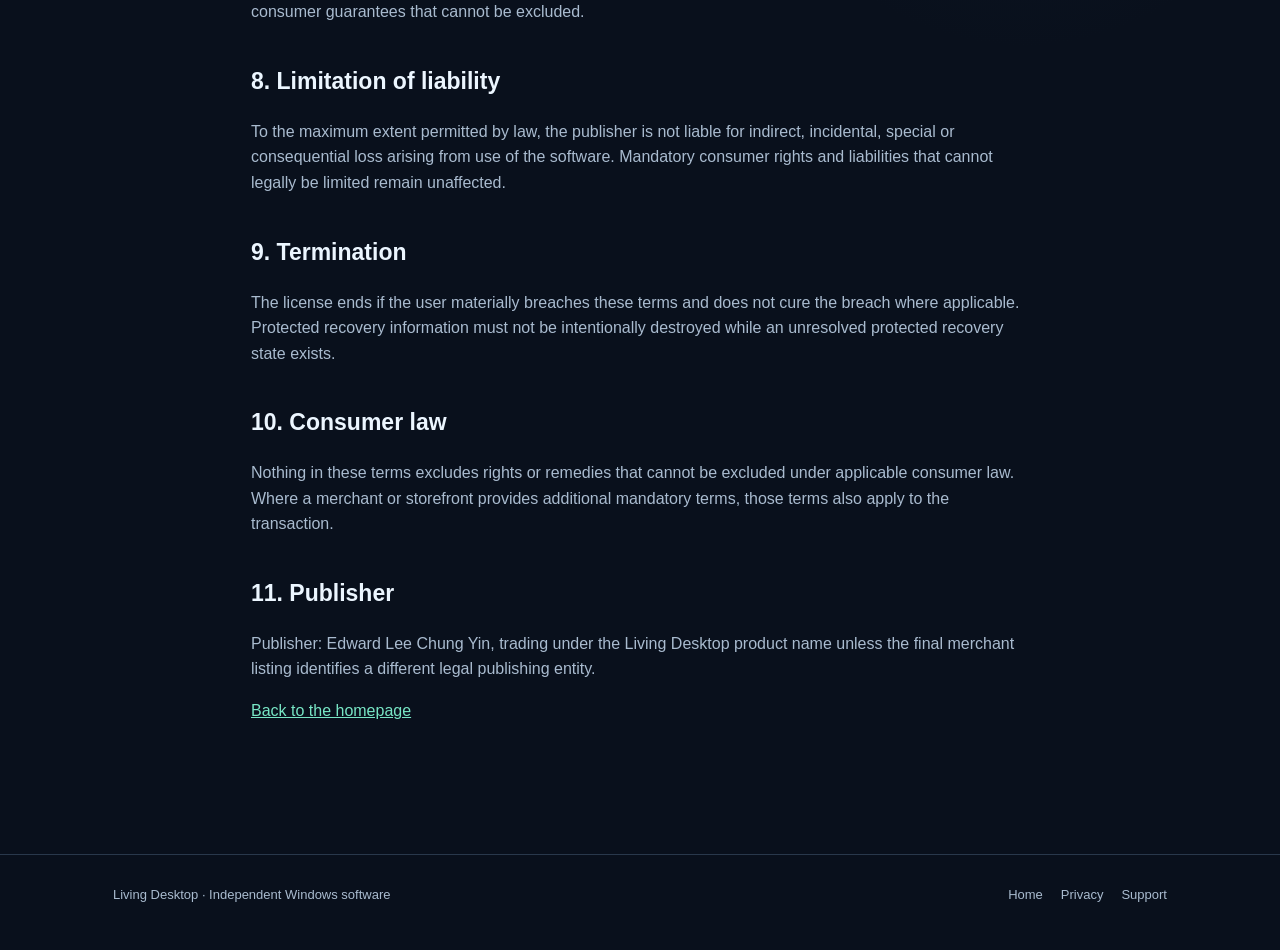
<file: living-desktop/terms.html>
<!doctype html><html lang="en"><head><meta charset="utf-8"><meta name="viewport" content="width=device-width,initial-scale=1"><title>End User License Agreement — Living Desktop</title><link rel="stylesheet" href="style.css"></head><body>
<header><div class="shell nav"><a class="brand" href="./"><span class="mark">L</span>Living Desktop</a><nav class="navlinks"><a href="./">Home</a><a href="support.html">Support</a></nav></div></header>
<main class="article"><span class="kicker">Version 1.0</span><h1>End User License Agreement</h1><p>Effective for Living Desktop version 1.0.0.</p>
<div class="notice">No sale is being made on this informational site yet. These terms describe the intended commercial V1 license and remain subject to mandatory terms shown by the approved merchant at checkout.</div>
<h2>1. License</h2><p>Subject to payment, entitlement, and these terms, the publisher grants the user a personal, non-exclusive, non-transferable license to install and use Living Desktop on Windows devices permitted by the purchased license.</p>
<h2>2. Product scope</h2><p>Living Desktop is a Windows desktop organization utility. Version 1.0 includes reference-based Fences and related local organization features. Adding or removing a reference is not a promise to move, copy, delete, or take ownership of the original Windows file or desktop icon. Experimental or QA-only functionality is not part of the commercial product and is not a selling claim.</p>
<h2>3. User content</h2><p>You retain ownership of files, folders, notes and other content used with Living Desktop. You are responsible for maintaining appropriate backups of important files and for having permission to access content you add to the product.</p>
<h2>4. Acceptable use</h2><p>You must not use Living Desktop unlawfully, attempt to bypass protected recovery or safety controls, or redistribute publisher signing credentials, private license keys, or modified builds as official releases.</p>
<h2>5. Updates</h2><p>Updates may fix defects, improve compatibility, or change product behavior. An update must not silently convert reference-only actions into physical movement of original files or desktop icons without an explicit product change and appropriate disclosure.</p>
<h2>6. Third-party components</h2><p>Living Desktop depends on Windows components and may interact with File Explorer, Windows Shell, Task Scheduler and other installed applications. Those components are governed by their own terms and may change independently.</p>
<h2>7. Warranty disclaimer</h2><p>To the maximum extent permitted by law, the software is provided without warranties beyond express consumer guarantees that cannot be excluded.</p>
<h2>8. Limitation of liability</h2><p>To the maximum extent permitted by law, the publisher is not liable for indirect, incidental, special or consequential loss arising from use of the software. Mandatory consumer rights and liabilities that cannot legally be limited remain unaffected.</p>
<h2>9. Termination</h2><p>The license ends if the user materially breaches these terms and does not cure the breach where applicable. Protected recovery information must not be intentionally destroyed while an unresolved protected recovery state exists.</p>
<h2>10. Consumer law</h2><p>Nothing in these terms excludes rights or remedies that cannot be excluded under applicable consumer law. Where a merchant or storefront provides additional mandatory terms, those terms also apply to the transaction.</p>
<h2>11. Publisher</h2><p>Publisher: Edward Lee Chung Yin, trading under the Living Desktop product name unless the final merchant listing identifies a different legal publishing entity.</p>
<p><a href="./">Back to the homepage</a></p></main>
<footer class="foot"><div class="shell footinner"><span>Living Desktop · Independent Windows software</span><div class="footlinks"><a href="./">Home</a><a href="privacy.html">Privacy</a><a href="support.html">Support</a></div></div></footer></body></html>
</file>
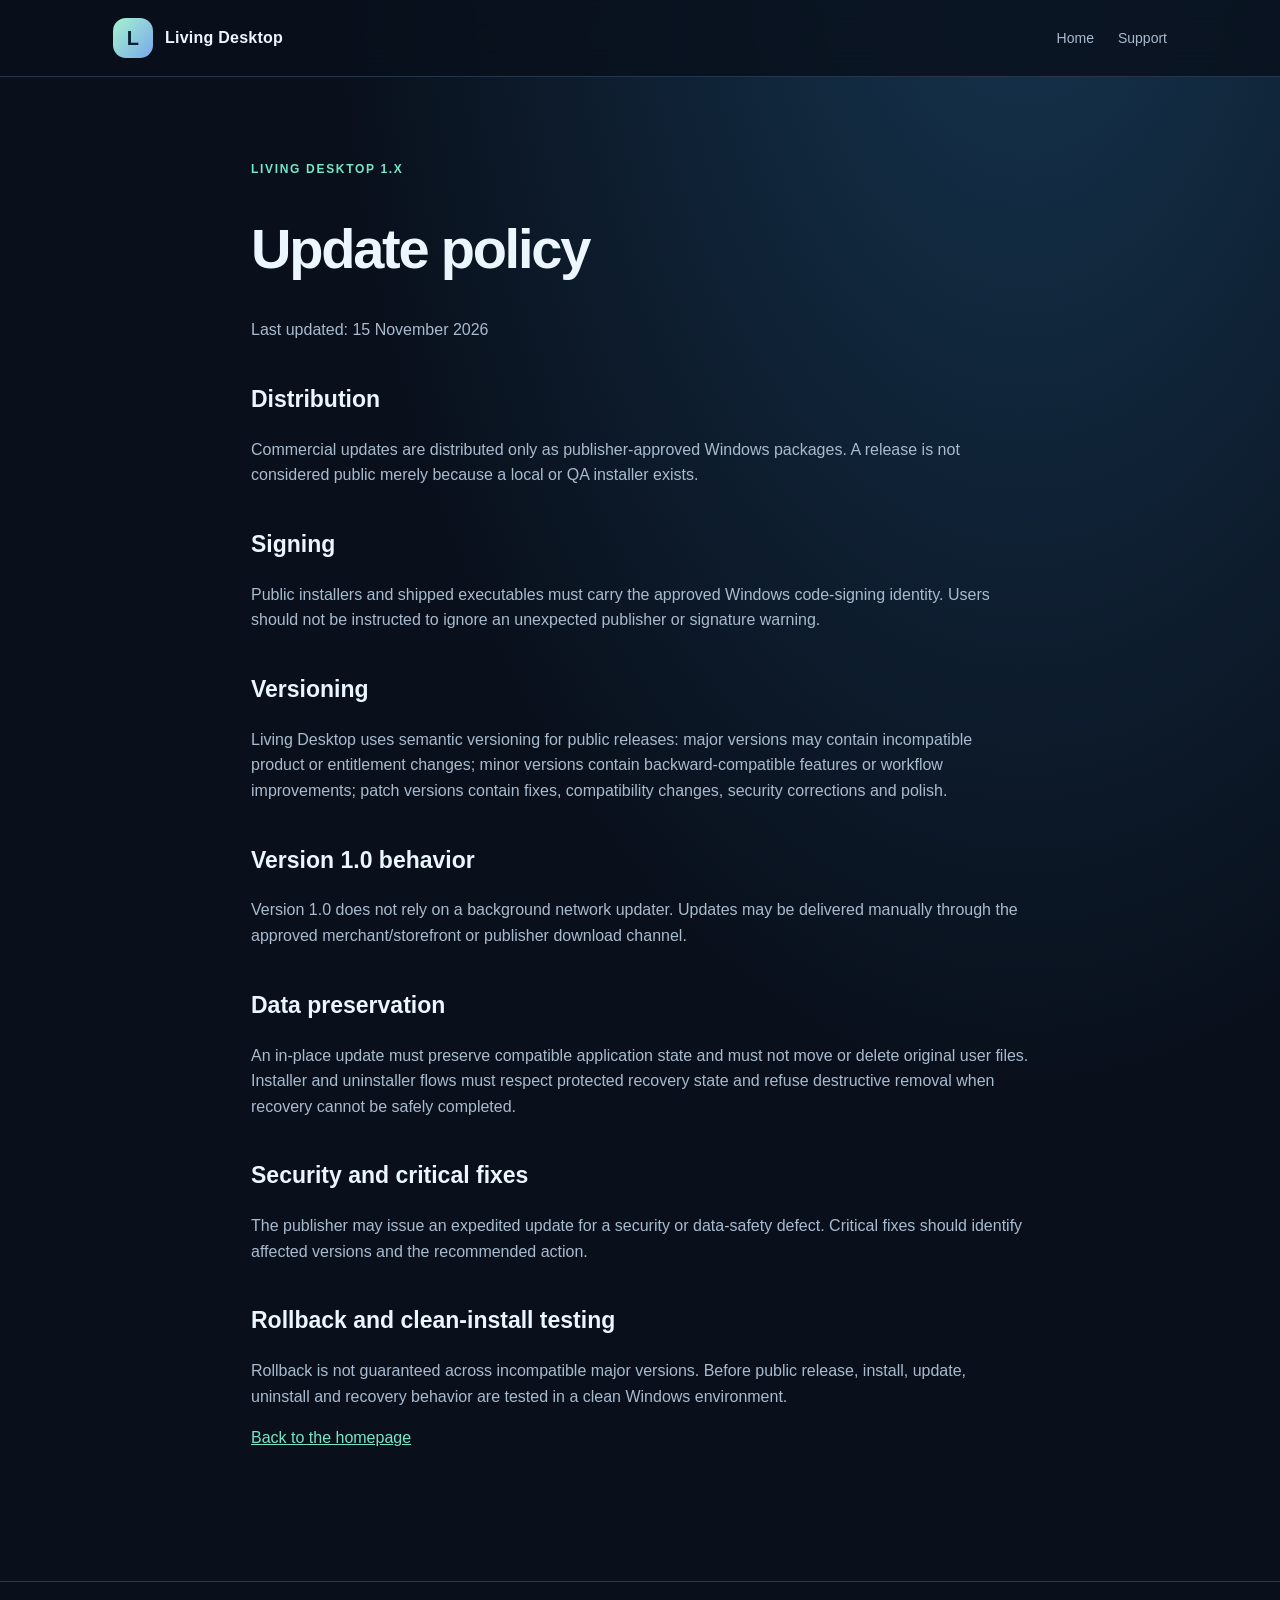
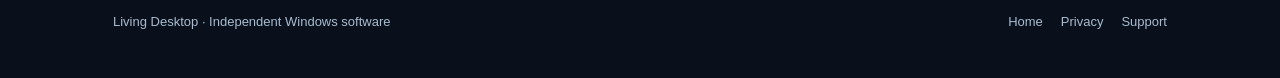
<file: living-desktop/updates.html>
<!doctype html><html lang="en"><head><meta charset="utf-8"><meta name="viewport" content="width=device-width,initial-scale=1"><title>Update policy — Living Desktop</title><link rel="stylesheet" href="style.css"></head><body>
<header><div class="shell nav"><a class="brand" href="./"><span class="mark">L</span>Living Desktop</a><nav class="navlinks"><a href="./">Home</a><a href="support.html">Support</a></nav></div></header>
<main class="article"><span class="kicker">Living Desktop 1.x</span><h1>Update policy</h1><p>Last updated: 15 November 2026</p>
<h2>Distribution</h2><p>Commercial updates are distributed only as publisher-approved Windows packages. A release is not considered public merely because a local or QA installer exists.</p>
<h2>Signing</h2><p>Public installers and shipped executables must carry the approved Windows code-signing identity. Users should not be instructed to ignore an unexpected publisher or signature warning.</p>
<h2>Versioning</h2><p>Living Desktop uses semantic versioning for public releases: major versions may contain incompatible product or entitlement changes; minor versions contain backward-compatible features or workflow improvements; patch versions contain fixes, compatibility changes, security corrections and polish.</p>
<h2>Version 1.0 behavior</h2><p>Version 1.0 does not rely on a background network updater. Updates may be delivered manually through the approved merchant/storefront or publisher download channel.</p>
<h2>Data preservation</h2><p>An in-place update must preserve compatible application state and must not move or delete original user files. Installer and uninstaller flows must respect protected recovery state and refuse destructive removal when recovery cannot be safely completed.</p>
<h2>Security and critical fixes</h2><p>The publisher may issue an expedited update for a security or data-safety defect. Critical fixes should identify affected versions and the recommended action.</p>
<h2>Rollback and clean-install testing</h2><p>Rollback is not guaranteed across incompatible major versions. Before public release, install, update, uninstall and recovery behavior are tested in a clean Windows environment.</p>
<p><a href="./">Back to the homepage</a></p></main>
<footer class="foot"><div class="shell footinner"><span>Living Desktop · Independent Windows software</span><div class="footlinks"><a href="./">Home</a><a href="privacy.html">Privacy</a><a href="support.html">Support</a></div></div></footer></body></html>
</file>
<file: style.css>
:root{color-scheme:dark;--bg:#09101c;--surface:#111c2b;--line:#29384b;--text:#ecf6ff;--muted:#a9bbcf;--accent:#a5f3d0;--blue:#9bbcff;--max:1110px}
*{box-sizing:border-box}html{scroll-behavior:smooth}body{margin:0;background:radial-gradient(ellipse at 80% -10%,#163651 0%,transparent 48%),var(--bg);color:var(--text);font-family:-apple-system,BlinkMacSystemFont,"Segoe UI",Inter,sans-serif;line-height:1.6}a{color:inherit;text-decoration:none}a:focus-visible,button:focus-visible{outline:3px solid var(--blue);outline-offset:4px}.shell{max-width:var(--max);padding:0 28px;margin:auto}
header{border-bottom:1px solid #26364a;background:rgba(9,16,28,.83);backdrop-filter:blur(14px);position:sticky;top:0;z-index:10}.nav{display:flex;align-items:center;justify-content:space-between;gap:24px;min-height:76px}.brand{display:flex;align-items:center;gap:12px;font-weight:750;letter-spacing:.015em}.mark{width:40px;height:40px;display:grid;place-items:center;background:linear-gradient(130deg,#a5f3d0,#79a8ea);border-radius:13px;font-size:20px;font-weight:900;color:#092035}.navlinks{display:flex;gap:24px;font-size:14px;color:var(--muted)}.navlinks a:hover,.footlinks a:hover{color:var(--accent)}
.hero{padding:110px 0 90px;display:grid;grid-template-columns:1.15fr .85fr;gap:55px;align-items:center}.eyebrow{display:inline-block;border:1px solid #3b655f;border-radius:100px;color:var(--accent);padding:6px 14px;font-size:12px;font-weight:750;text-transform:uppercase;letter-spacing:.11em;margin-bottom:23px}.hero h1{font-size:clamp(43px,5.6vw,72px);line-height:1.05;letter-spacing:-.055em;margin:0 0 26px}.hero p{font-size:18px;color:var(--muted);max-width:575px;margin:0 0 30px}.accent{color:var(--accent)}.actions{display:flex;flex-wrap:wrap;gap:12px}.btn{border-radius:12px;display:inline-block;padding:12px 19px;border:1px solid #56776e;font-weight:700;font-size:14px;color:#0b2131;background:var(--accent)}.btn.secondary{background:transparent;color:var(--text);border-color:#465971}.small{font-size:13px;color:var(--muted);margin-top:17px}
.device{background:linear-gradient(140deg,#1a3043,#0f1c2b);border:1px solid #3b5067;border-radius:26px;padding:20px;box-shadow:0 28px 100px #0007;transform:rotate(1.5deg)}.window{overflow:hidden;border-radius:13px;border:1px solid #3a5168;background:#0e1b29}.windowhead{height:41px;border-bottom:1px solid #2b435b;display:flex;align-items:center;padding:0 16px;gap:6px}.dot{height:8px;width:8px;border-radius:50%;background:#536578}.windowbody{padding:22px}.winlabel{font-size:11px;letter-spacing:.1em;text-transform:uppercase;color:#9caec5}.wintitle{font-size:22px;font-weight:750;margin:5px 0 17px}.meter{background:#22354a;height:13px;border-radius:30px;overflow:hidden;display:flex}.meter span:nth-child(1){background:#a5f3d0;width:31%}.meter span:nth-child(2){background:#89aef5;width:27%}.meter span:nth-child(3){background:#d8bf9d;width:21%}.metricrow{display:grid;grid-template-columns:1fr 1fr;gap:10px;margin-top:19px}.metric{background:#152b3e;border:1px solid #2f4a60;border-radius:11px;padding:12px}.metric b{display:block;font-size:18px}.metric small{color:#aabfd1}.barrow{display:flex;justify-content:space-between;border-bottom:1px solid #263b4b;padding:13px 1px;font-size:13px;color:#bbcfdf}
section{padding:66px 0}.sectionhead{max-width:680px;margin-bottom:34px}.kicker{text-transform:uppercase;letter-spacing:.14em;color:var(--accent);font-size:12px;font-weight:800}.sectionhead h2,.callout h2{font-size:clamp(30px,3.7vw,44px);letter-spacing:-.035em;line-height:1.15;margin:10px 0 14px}.sectionhead p,.callout p{color:var(--muted);margin:0}.cards{display:grid;grid-template-columns:repeat(3,1fr);gap:17px}.card{background:linear-gradient(150deg,#122235,#0f1b2b);border:1px solid #304357;border-radius:17px;padding:27px;min-height:203px}.card .symbol{font-size:22px;color:var(--accent);margin-bottom:16px}.card h3{font-size:19px;margin:0 0 8px}.card p{font-size:14px;color:var(--muted);margin:0}.wide{grid-column:span 2}.callout{background:linear-gradient(100deg,#163f46,#15253c);border:1px solid #37676c;border-radius:22px;padding:45px 48px;margin-top:24px}.callout p{max-width:760px}.tags{display:flex;flex-wrap:wrap;gap:10px;margin-top:25px}.tag{padding:6px 12px;border:1px solid #47767a;border-radius:100px;font-size:12px;color:#ccebe4}
.pricing-section{border-top:1px solid var(--line)}.pricing-grid{display:grid;grid-template-columns:repeat(2,minmax(0,1fr));gap:18px}.pricing-plan{border-radius:17px;border:1px solid #38566a;background:linear-gradient(135deg,#13273a,#122039);padding:30px;min-height:210px}.pricing-plan h3{font-size:clamp(29px,3.2vw,42px);letter-spacing:-.035em;margin:12px 0}.pricing-plan h3 small{font-size:15px;letter-spacing:0;color:var(--muted);font-weight:500}.pricing-plan p{font-size:14px;color:var(--muted);margin:0}.faq{border-top:1px solid var(--line)}.faqitem{border-bottom:1px solid var(--line);padding:20px 0}.faqitem h3{font-size:17px;margin:0 0 7px}.faqitem p{color:var(--muted);margin:0;font-size:15px}.foot{border-top:1px solid var(--line);margin-top:36px;padding:30px 0 45px;color:var(--muted);font-size:13px}.footinner{display:flex;align-items:start;justify-content:space-between;gap:30px}.footlinks{display:flex;gap:18px;flex-wrap:wrap}.article{max-width:830px;margin:0 auto;padding:78px 26px}.article h1{font-size:clamp(35px,5vw,56px);letter-spacing:-.04em;line-height:1.1}.article h2{margin-top:38px;font-size:23px}.article p,.article li{color:var(--muted)}.article a{text-decoration:underline;color:var(--accent)}
@media(max-width:850px){.hero{grid-template-columns:1fr;padding:70px 0 55px;gap:36px}.device{max-width:530px}.cards{grid-template-columns:repeat(2,1fr)}}@media(max-width:570px){.shell{padding:0 20px}.nav{min-height:69px}.brand{font-size:13px}.navlinks{gap:12px;font-size:12px}.hero h1{font-size:44px}.hero p{font-size:16px}.cards,.pricing-grid{grid-template-columns:1fr}.wide{grid-column:auto}.callout{padding:28px}.footinner{flex-direction:column}}
</file>
<file: living-desktop/style.css>
@import url("../style.css");
:root{--accent:#78e6c5;--blue:#82b7ff}
.hero h1{max-width:760px}
.device{transform:rotate(1deg)}
.windowbody .barrow span:last-child{color:#d5e4ef}
.notice{border:1px solid #3b5a70;border-radius:14px;background:#102033;padding:18px 20px;margin:24px 0;color:#c5d6e5}
.article ul{padding-left:22px}
html,body{max-width:100%;overflow-x:hidden}
.hero>*,.window,.windowbody,.mainpane{min-width:0}
.device{width:100%;max-width:100%}
@media(max-width:580px){
  .navlinks a:nth-child(-n+3){display:none}
  .navlinks{flex:0 0 auto}
  .hero{overflow:hidden}
  .hero h1{font-size:40px;overflow-wrap:anywhere}
  .hero p{overflow-wrap:anywhere}
  .device{transform:none;padding:14px}
  .windowbody{display:block}
  .metricrow{grid-template-columns:1fr}
  .barrow{gap:12px;align-items:flex-start}
  .barrow span:last-child{text-align:right}
}
</file>
